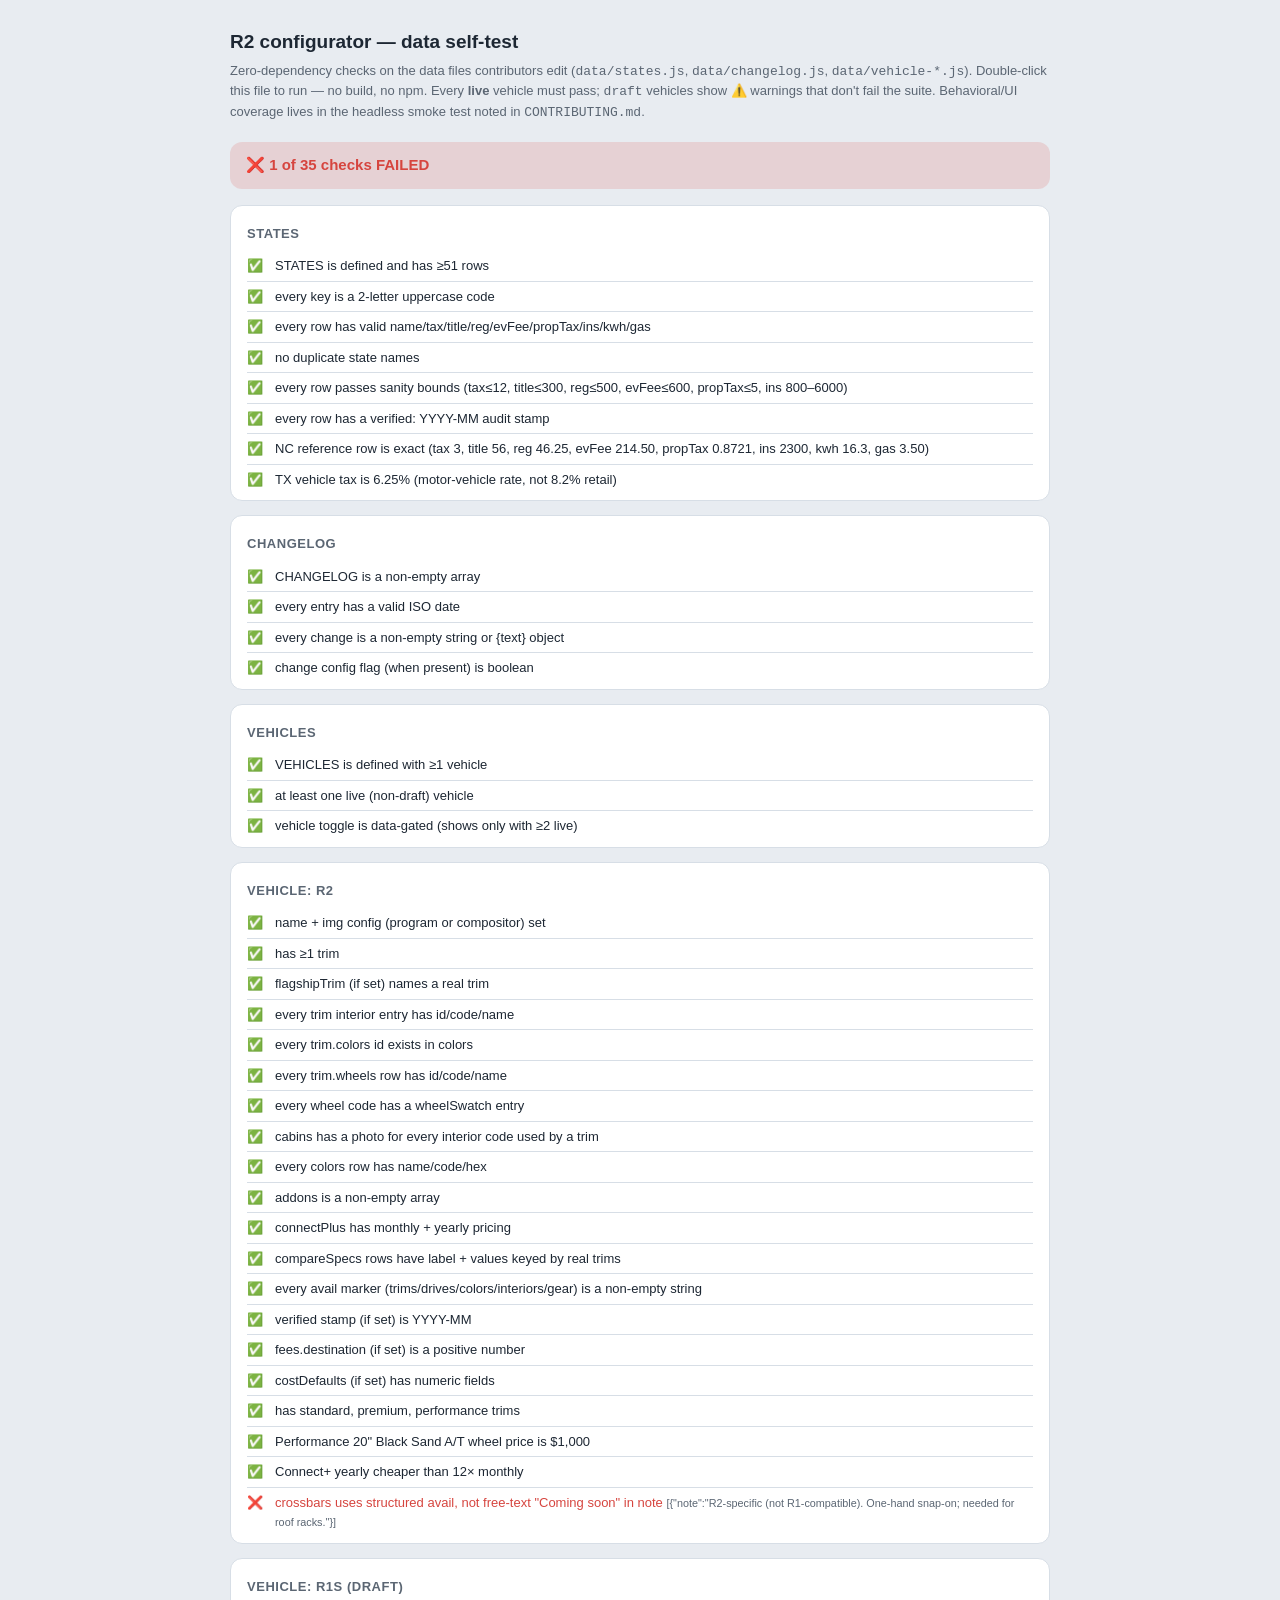
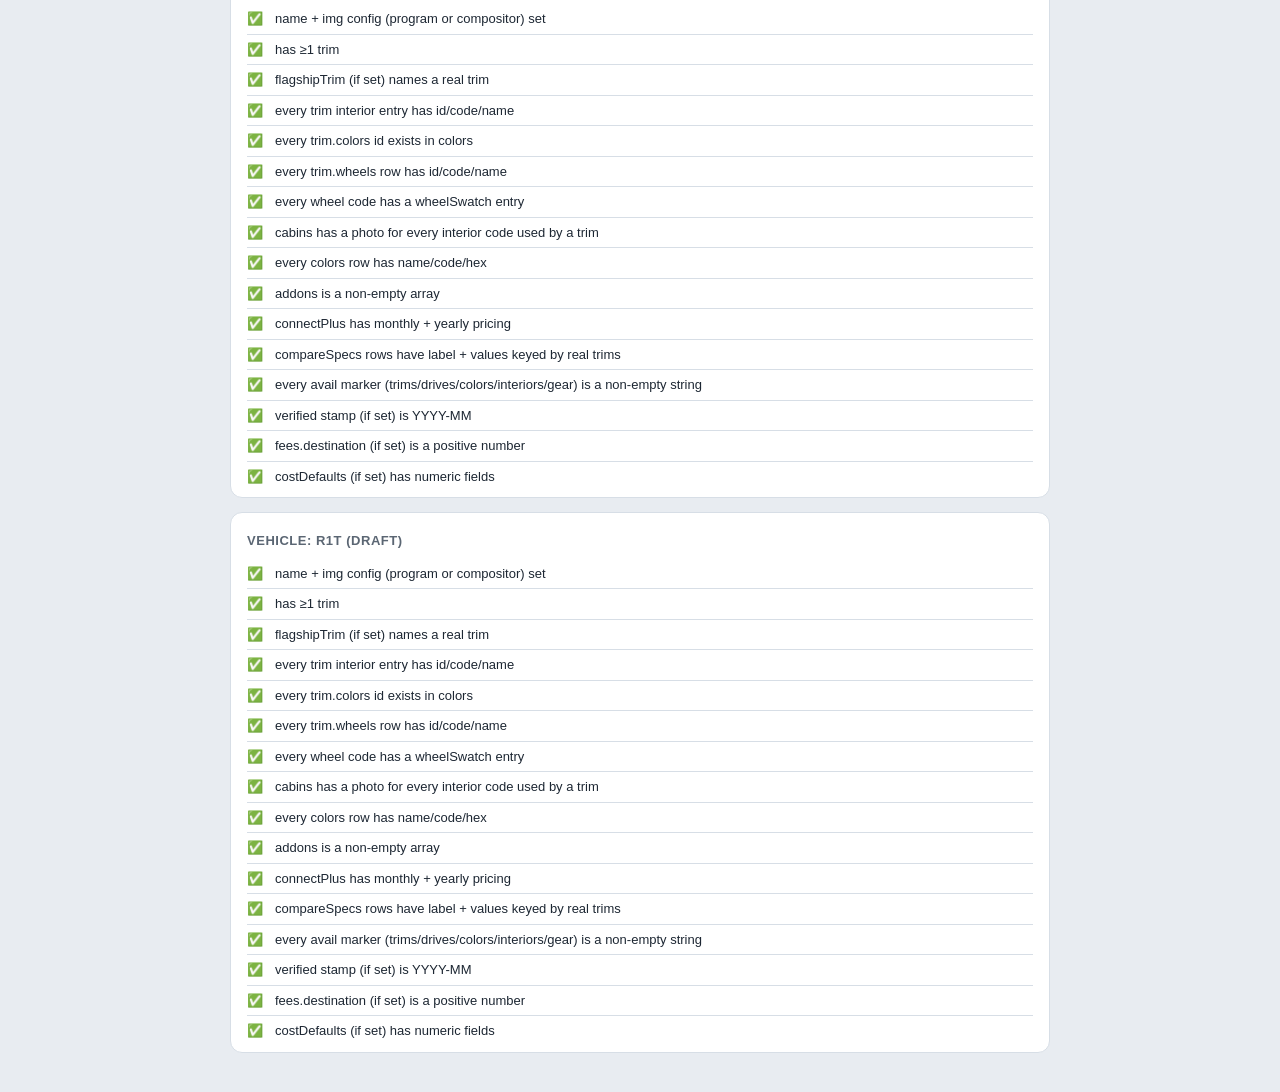
<file: tests/selftest.html>
<!doctype html>
<html lang="en">
<head>
<meta charset="utf-8">
<meta name="viewport" content="width=device-width, initial-scale=1">
<title>R2 configurator — data self-test</title>
<style>
  :root{--bg:#e8ecf1;--panel:#fff;--ink:#1d2733;--muted:#5b6673;--line:#d7dee6;--good:#1f9d57;--bad:#d6453f;--r:12px}
  @media (prefers-color-scheme:dark){:root{--bg:#0e1319;--panel:#161c24;--ink:#e6ecf2;--muted:#9aa7b4;--line:#2a333e;--good:#3cc274;--bad:#e8635d}}
  *{box-sizing:border-box}
  body{margin:0;background:var(--bg);color:var(--ink);font:14px/1.5 -apple-system,BlinkMacSystemFont,"Segoe UI",Roboto,Helvetica,Arial,sans-serif;padding:28px}
  .wrap{max-width:820px;margin:0 auto}
  h1{font-size:19px;margin:0 0 4px}
  .sub{color:var(--muted);font-size:13px;margin:0 0 20px}
  #summary{font-weight:700;font-size:15px;padding:12px 16px;border-radius:var(--r);margin-bottom:16px}
  #summary.ok{background:color-mix(in srgb,var(--good) 16%,transparent);color:var(--good)}
  #summary.bad{background:color-mix(in srgb,var(--bad) 16%,transparent);color:var(--bad)}
  .grp{background:var(--panel);border:1px solid var(--line);border-radius:var(--r);padding:6px 16px;margin-bottom:14px}
  .grp h2{font-size:13px;text-transform:uppercase;letter-spacing:.04em;color:var(--muted);margin:12px 0 8px}
  .row{display:flex;gap:10px;padding:5px 0;border-top:1px solid var(--line);font-size:13px}
  .row:first-of-type{border-top:none}
  .ic{flex:0 0 18px}
  .row.f .msg{color:var(--bad)}
  .msg small{color:var(--muted)}
</style>
</head>
<body>
<div class="wrap">
  <h1>R2 configurator — data self-test</h1>
  <p class="sub">Zero-dependency checks on the data files contributors edit (<code>data/states.js</code>, <code>data/changelog.js</code>, <code>data/vehicle-*.js</code>). Double-click this file to run — no build, no npm. Every <b>live</b> vehicle must pass; <code>draft</code> vehicles show ⚠️ warnings that don't fail the suite. Behavioral/UI coverage lives in the headless smoke test noted in <code>CONTRIBUTING.md</code>.</p>
  <div id="summary">Running…</div>
  <div id="out"></div>
</div>

<!-- Load the real data files as classic scripts (same as the app does) -->
<script src="../data/vehicle-r2.js"></script>
<script src="../data/vehicle-r1s.js"></script>
<script src="../data/vehicle-r1t.js"></script>
<script src="../data/states.js"></script>
<script src="../data/changelog.js"></script>
<script>
(function(){
  var out=document.getElementById('out'), sum=document.getElementById('summary');
  var groups={}, pass=0, fail=0;
  function grp(name){ if(!groups[name]){ var d=document.createElement('div'); d.className='grp';
    var h=document.createElement('h2'); h.textContent=name; d.appendChild(h); out.appendChild(d); groups[name]=d; } return groups[name]; }
  function t(group, name, cond, detail){
    var okv=!!cond; okv?pass++:fail++;
    var r=document.createElement('div'); r.className='row'+(okv?'':' f');
    r.innerHTML='<span class="ic">'+(okv?'✅':'❌')+'</span><span class="msg">'+name+(detail&&!okv?' <small>['+detail+']</small>':'')+'</span>';
    grp(group).appendChild(r);
  }
  var isNum=function(x){return typeof x==='number'&&isFinite(x);};
  /* per-vehicle assert: draft vehicles surface failures as ⚠️ warnings that don't fail the suite */
  function tv(group,name,cond,detail,isDraft){
    if(!isDraft) return t(group,name,cond,detail);
    var okv=!!cond; var r=document.createElement('div'); r.className='row';
    r.innerHTML='<span class="ic">'+(okv?'✅':'⚠️')+'</span><span class="msg">'+name+(detail&&!okv?' <small>['+detail+' — draft, not counted]</small>':'')+'</span>';
    grp(group).appendChild(r);
  }

  /* ---------- STATES (the crowdsourced PR surface) ---------- */
  try{
    var codes=Object.keys(STATES);
    t('States','STATES is defined and has ≥51 rows', typeof STATES==='object'&&codes.length>=51, codes.length+' rows');
    var badKey=codes.filter(function(c){return !/^[A-Z]{2}$/.test(c);});
    t('States','every key is a 2-letter uppercase code', badKey.length===0, badKey.join(','));
    var seenNames={}, dupes=[];
    var fieldFail=[];
    codes.forEach(function(c){
      var r=STATES[c]||{};
      var okFields = typeof r.name==='string'&&r.name.length>0 &&
        isNum(r.tax)&&r.tax>=0&&r.tax<=15 && isNum(r.title)&&r.title>=0 &&
        isNum(r.reg)&&r.reg>=0 && isNum(r.evFee)&&r.evFee>=0 &&
        isNum(r.propTax)&&r.propTax>=0 && isNum(r.ins)&&r.ins>0 &&
        isNum(r.kwh)&&r.kwh>=8&&r.kwh<=50 && isNum(r.gas)&&r.gas>=2&&r.gas<=7;
      if(!okFields) fieldFail.push(c);
      if(r.name){ if(seenNames[r.name]) dupes.push(r.name); seenNames[r.name]=1; }
    });
    t('States','every row has valid name/tax/title/reg/evFee/propTax/ins/kwh/gas', fieldFail.length===0, 'bad: '+fieldFail.join(','));
    t('States','no duplicate state names', dupes.length===0, dupes.join(','));
    /* cross-field sanity bounds — catch transposed digits from audits or drive-by PRs */
    var boundFail=codes.filter(function(c){var r=STATES[c]||{};
      return !(r.tax<=12 && r.title<=300 && r.reg<=500 && r.evFee<=600 && r.propTax<=5 && r.ins>=800 && r.ins<=6000);});
    t('States','every row passes sanity bounds (tax≤12, title≤300, reg≤500, evFee≤600, propTax≤5, ins 800–6000)', boundFail.length===0, 'bad: '+boundFail.join(','));
    var badVerified=codes.filter(function(c){return !/^\d{4}-(0[1-9]|1[0-2])$/.test((STATES[c]||{}).verified||'');});
    t('States','every row has a verified: YYYY-MM audit stamp', badVerified.length===0, 'bad: '+badVerified.join(','));
    var nc=STATES.NC||{};
    var ncOk = nc.tax===3 && nc.title===56 && nc.reg===46.25 && nc.evFee===214.50 && nc.propTax===0.8721 && nc.ins===2300 && nc.kwh===16.3 && nc.gas===3.50;
    t('States','NC reference row is exact (tax 3, title 56, reg 46.25, evFee 214.50, propTax 0.8721, ins 2300, kwh 16.3, gas 3.50)', ncOk, JSON.stringify(nc));
    var tx=STATES.TX||{};
    t('States','TX vehicle tax is 6.25% (motor-vehicle rate, not 8.2% retail)', tx.tax===6.25, JSON.stringify(tx));
  }catch(e){ t('States','STATES loaded without error', false, String(e)); }

  /* ---------- CHANGELOG ---------- */
  try{
    t('Changelog','CHANGELOG is a non-empty array', Array.isArray(CHANGELOG)&&CHANGELOG.length>=1, (CHANGELOG||[]).length+' entries');
    var badDate=[], badChanges=[], badBadge=[];
    var okChange=function(c){
      if(typeof c==='string') return !!c.trim();
      if(c&&typeof c==='object') return typeof c.text==='string'&&!!c.text.trim()&&(!('config' in c)||typeof c.config==='boolean');
      return false;
    };
    (CHANGELOG||[]).forEach(function(en,i){
      if(!/^\d{4}-\d{2}-\d{2}$/.test(en.date)||isNaN(new Date(en.date).getTime())) badDate.push(i);
      if(!Array.isArray(en.changes)||en.changes.length===0||en.changes.some(function(c){return !okChange(c);})) badChanges.push(i);
      if(en.changes&&en.changes.some(function(c){return c&&typeof c==='object'&&'config' in c&&typeof c.config!=='boolean';})) badBadge.push(i);
    });
    t('Changelog','every entry has a valid ISO date', badDate.length===0, 'idx '+badDate.join(','));
    t('Changelog','every change is a non-empty string or {text} object', badChanges.length===0, 'idx '+badChanges.join(','));
    t('Changelog','change config flag (when present) is boolean', badBadge.length===0, 'idx '+badBadge.join(','));
  }catch(e){ t('Changelog','CHANGELOG loaded without error', false, String(e)); }

  /* ---------- VEHICLES (per-vehicle datasets: data/vehicle-*.js) ---------- */
  try{
    t('Vehicles','VEHICLES is defined with ≥1 vehicle', typeof VEHICLES==='object'&&Object.keys(VEHICLES).length>=1, Object.keys(VEHICLES||{}).join(','));
    var liveIds=Object.keys(VEHICLES||{}).filter(function(id){return !VEHICLES[id].draft;});
    t('Vehicles','at least one live (non-draft) vehicle', liveIds.length>=1, liveIds.length+' live: '+liveIds.join(','));
    t('Vehicles','vehicle toggle is data-gated (shows only with ≥2 live)', true, liveIds.length>=2?'toggle visible':'single vehicle → hidden');

    Object.keys(VEHICLES||{}).forEach(function(id){
      var V=VEHICLES[id], dft=!!V.draft, G='Vehicle: '+id+(dft?' (draft)':'');
      var TR=V.trims||{}, COL=V.colors||{}, CAB=V.cabins||{}, ADD=V.addons||[], CP=V.connectPlus||{}, ACC=V.accessories||[], SW=V.wheelSwatch||{};
      var trimKeys=Object.keys(TR);
      tv(G,'name + img config (program or compositor) set', typeof V.name==='string'&&!!V.name&&V.img&&((typeof V.img.program==='string'&&!!V.img.program)||(typeof V.img.compositor==='string'&&!!V.img.compositor)), JSON.stringify({name:V.name,program:V.img&&V.img.program,compositor:V.img&&V.img.compositor}), dft);
      tv(G,'has ≥1 trim', trimKeys.length>=1, trimKeys.join(','), dft);
      tv(G,'flagshipTrim (if set) names a real trim', !V.flagshipTrim||!!TR[V.flagshipTrim], String(V.flagshipTrim), dft);
      var intMissing=[], colorMissing=[], wheelMissing=[], swatchMissing=[], usedInt={};
      trimKeys.forEach(function(k){
        var tr=TR[k]||{};
        (tr.interior||[]).forEach(function(io){ if(!io.id||!io.code||!io.name) intMissing.push(k+':'+(io.id||'?')); if(io.code) usedInt[io.code]=1; });
        (tr.colors||[]).forEach(function(cid){ if(!COL[cid]) colorMissing.push(k+':'+cid); });
        (tr.wheels||[]).forEach(function(w){ if(!w.id||!w.code||!w.name) wheelMissing.push(k+':'+(w.id||'?')); if(w.code&&!SW[w.code]) swatchMissing.push(k+':'+w.code); });
      });
      tv(G,'every trim interior entry has id/code/name', intMissing.length===0, intMissing.join(','), dft);
      tv(G,'every trim.colors id exists in colors', colorMissing.length===0, colorMissing.join(','), dft);
      tv(G,'every trim.wheels row has id/code/name', wheelMissing.length===0, wheelMissing.join(','), dft);
      tv(G,'every wheel code has a wheelSwatch entry', swatchMissing.length===0, swatchMissing.join(','), dft);
      var cabinMissing=[]; Object.keys(usedInt).forEach(function(code){ if(!CAB[code]) cabinMissing.push(code); });
      tv(G,'cabins has a photo for every interior code used by a trim', cabinMissing.length===0, 'missing '+cabinMissing.join(','), dft);
      var colorBad=Object.keys(COL).filter(function(k){var c=COL[k];return !c.name||!c.code||!/^#/.test(c.hex||'');});
      tv(G,'every colors row has name/code/hex', colorBad.length===0, colorBad.join(','), dft);
      tv(G,'addons is a non-empty array', Array.isArray(ADD)&&ADD.length>=1, ADD.length+'', dft);
      var plans=CP.plans||{}, yearly=plans.yearly||{}, monthly=plans.monthly||{};
      tv(G,'connectPlus has monthly + yearly pricing', isNum(monthly.price)&&monthly.price>0&&isNum(yearly.price)&&yearly.price>0, JSON.stringify({m:monthly.price,y:yearly.price}), dft);
      var specBad=[];
      (V.compareSpecs||[]).forEach(function(r){ if(!r.label||!r.values){specBad.push('shape');return;} Object.keys(r.values).forEach(function(k){ if(!TR[k]) specBad.push(r.label+':'+k); }); });
      tv(G,'compareSpecs rows have label + values keyed by real trims', specBad.length===0, specBad.join(','), dft);
      var availBad=[];
      function chkAvail(where,av){ if(av!==undefined && (typeof av!=='string'||!av.trim())) availBad.push(where); }
      trimKeys.forEach(function(k){ var tr=TR[k]||{}; chkAvail('trim '+k,tr.avail); (tr.drives||[]).forEach(function(d){chkAvail('drive '+k+':'+d.id,d.avail);}); (tr.interior||[]).forEach(function(io){chkAvail('int '+k+':'+io.id,io.avail);}); });
      Object.keys(COL).forEach(function(cid){ chkAvail('color '+cid, COL[cid].avail); });
      ACC.forEach(function(g){ (g.items||[]).forEach(function(a){ chkAvail('gear '+a.id,a.avail); }); });
      tv(G,'every avail marker (trims/drives/colors/interiors/gear) is a non-empty string', availBad.length===0, availBad.join(','), dft);
      tv(G,'verified stamp (if set) is YYYY-MM', !V.verified||/^\d{4}-(0[1-9]|1[0-2])$/.test(V.verified), String(V.verified), dft);
      tv(G,'fees.destination (if set) is a positive number', !V.fees||V.fees.destination===undefined||(isNum(V.fees.destination)&&V.fees.destination>0), JSON.stringify(V.fees), dft);
      var cd=V.costDefaults,cdBad=[];
      if(cd)['down','apr','term','lease','leasedown','leaseterm'].forEach(function(k){ if(cd[k]!==undefined&&!isNum(cd[k])) cdBad.push(k); });
      tv(G,'costDefaults (if set) has numeric fields', cdBad.length===0, cdBad.join(','), dft);
    });

    /* R2-specific value checks (the reference dataset) */
    if(VEHICLES.r2 && !VEHICLES.r2.draft){
      var r2=VEHICLES.r2, R2T=r2.trims||{};
      t('Vehicle: r2','has standard, premium, performance trims', ['standard','premium','performance'].every(function(k){return R2T[k];}), Object.keys(R2T).join(','));
      var blackSand=((R2T.performance||{}).wheels||[]).filter(function(w){return w.id==='20at'&&w.code==='20AT';})[0]||{};
      t('Vehicle: r2','Performance 20" Black Sand A/T wheel price is $1,000', blackSand.price===1000, JSON.stringify(blackSand));
      t('Vehicle: r2','Connect+ yearly cheaper than 12× monthly', (((r2.connectPlus||{}).plans||{}).yearly||{}).price < ((((r2.connectPlus||{}).plans||{}).monthly||{}).price*12), '');
      var cross=[]; (r2.accessories||[]).forEach(function(g){(g.items||[]).forEach(function(a){if(a.id==='crossbars')cross.push(a);});});
      var cb=cross[0]||{};
      t('Vehicle: r2','crossbars uses structured avail, not free-text "Coming soon" in note', cb.avail==='Coming soon' && !/coming soon/i.test(cb.note||''), JSON.stringify({avail:cb.avail,note:cb.note}));
    }
  }catch(e){ t('Vehicles','vehicle data loaded without error', false, String(e)); }

  var total=pass+fail;
  sum.className = fail? 'bad':'ok';
  sum.textContent = (fail? ('❌ '+fail+' of '+total+' checks FAILED') : ('✅ all '+total+' checks passed'));
  document.title = (fail?'FAIL ':'PASS ')+document.title;
})();
</script>
</body>
</html>
</file>
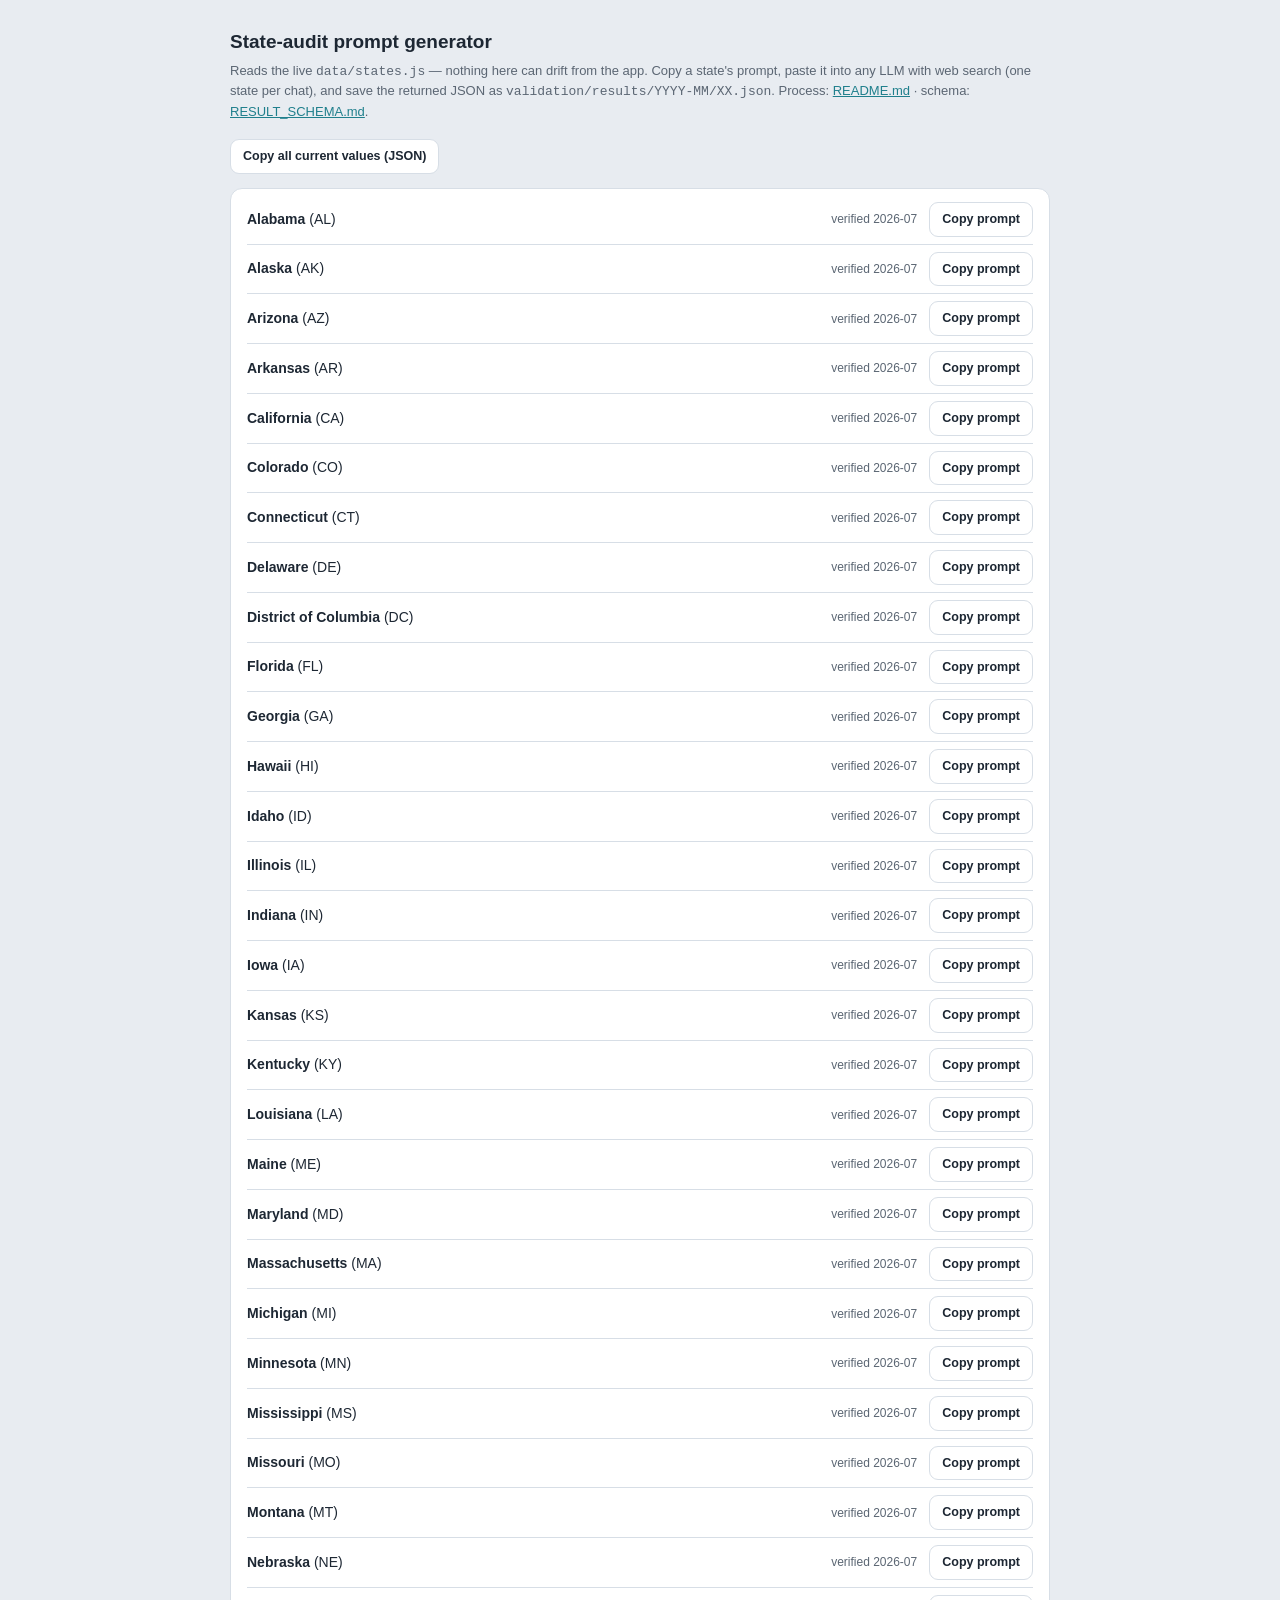
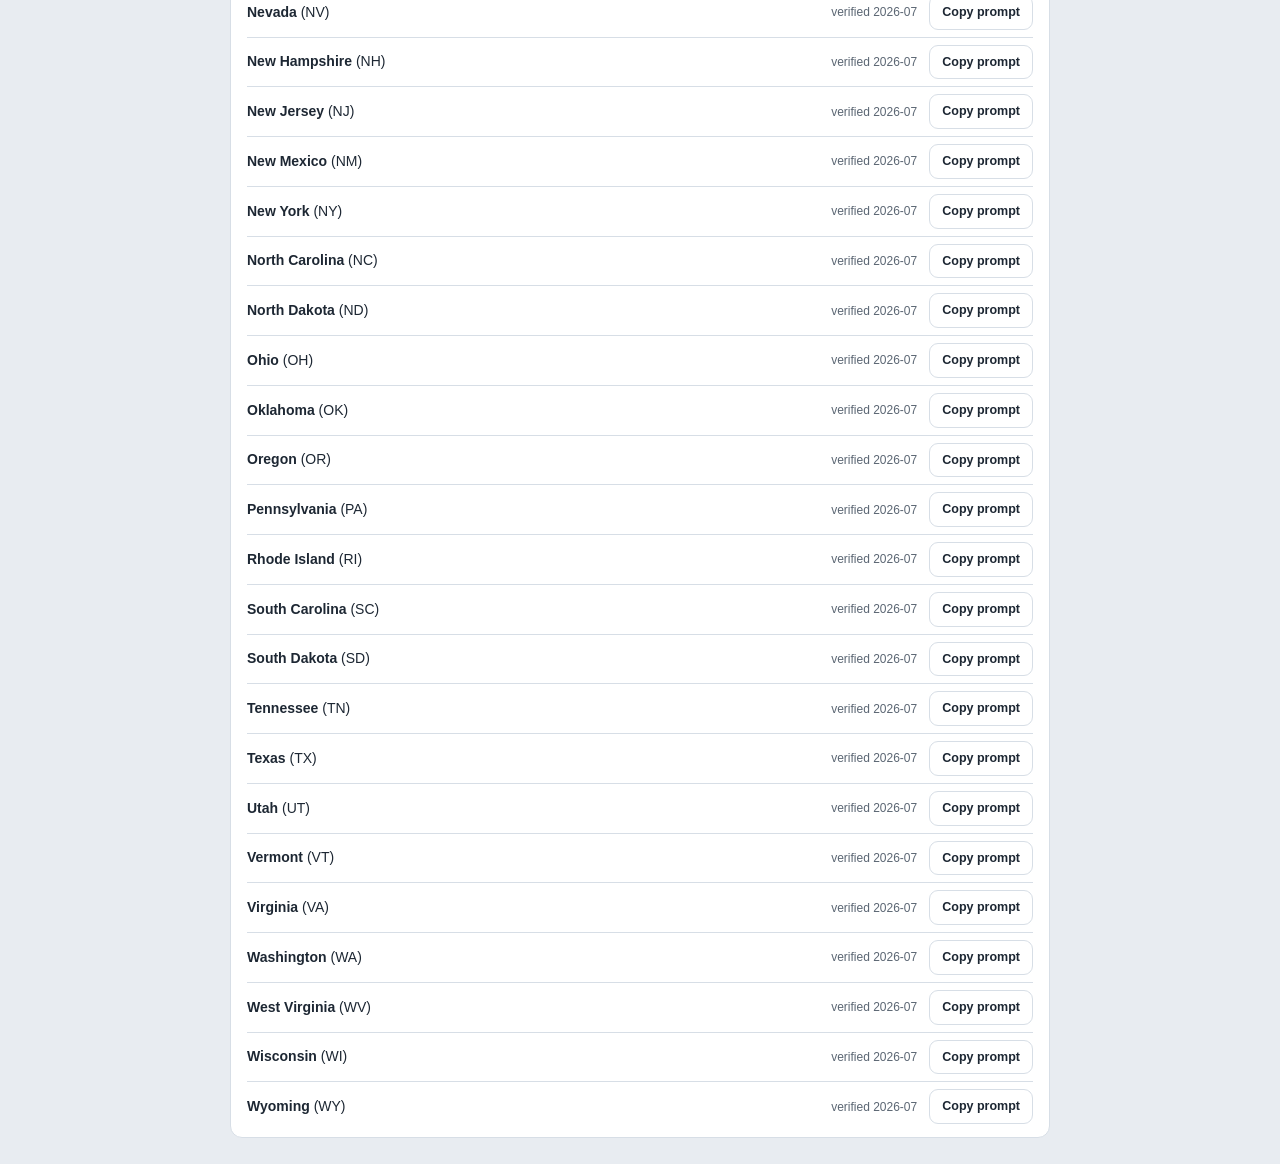
<file: validation/export.html>
<!doctype html>
<html lang="en">
<head>
<meta charset="utf-8">
<meta name="viewport" content="width=device-width, initial-scale=1">
<title>R2 configurator — state-audit prompt generator</title>
<style>
  :root{--bg:#e8ecf1;--panel:#fff;--ink:#1d2733;--muted:#5b6673;--line:#d7dee6;--sel:#1f7f8c;--good:#1f9d57;--r:12px}
  @media (prefers-color-scheme:dark){:root{--bg:#0e1319;--panel:#161c24;--ink:#e6ecf2;--muted:#9aa7b4;--line:#2a333e;--sel:#3fb2c0;--good:#3cc274}}
  *{box-sizing:border-box}
  body{margin:0;background:var(--bg);color:var(--ink);font:14px/1.5 -apple-system,BlinkMacSystemFont,"Segoe UI",Roboto,Helvetica,Arial,sans-serif;padding:28px}
  .wrap{max-width:820px;margin:0 auto}
  h1{font-size:19px;margin:0 0 4px}
  .sub{color:var(--muted);font-size:13px;margin:0 0 18px}
  .sub a{color:var(--sel)}
  .toolbar{margin:0 0 14px}
  button{font:inherit;font-size:12.5px;font-weight:600;color:var(--ink);background:var(--panel);border:1px solid var(--line);border-radius:9px;padding:7px 12px;cursor:pointer}
  button:hover{border-color:var(--sel)}
  button.ok{color:var(--good);border-color:var(--good)}
  .grid{background:var(--panel);border:1px solid var(--line);border-radius:var(--r);padding:6px 16px}
  .row{display:flex;align-items:center;gap:12px;padding:7px 0;border-top:1px solid var(--line)}
  .row:first-of-type{border-top:none}
  .row .nm{flex:1}
  .row .vr{color:var(--muted);font-size:12px}
</style>
</head>
<body>
<div class="wrap">
  <h1>State-audit prompt generator</h1>
  <p class="sub">Reads the live <code>data/states.js</code> — nothing here can drift from the app.
  Copy a state's prompt, paste it into any LLM with web search (one state per chat), and save the
  returned JSON as <code>validation/results/YYYY-MM/XX.json</code>. Process: <a href="README.md">README.md</a> ·
  schema: <a href="RESULT_SCHEMA.md">RESULT_SCHEMA.md</a>.</p>
  <div class="toolbar"><button id="copyAll">Copy all current values (JSON)</button></div>
  <div class="grid" id="list"></div>
</div>

<!-- KEEP IN SYNC with INSTRUCTIONS.md (the canonical playbook) -->
<script type="text/plain" id="playbook">
## Audit playbook

Work through the fields in order, follow the source hierarchy exactly, and report — never guess, never edit files. Your entire output is one JSON object (skeleton below).

Vehicle assumptions (for weight- or price-tiered fees): Rivian R2, MY 2026-27, electric SUV, curb weight class 4,500-5,500 lb (use the tier containing ~5,000 lb), $55,000 MSRP class.

Fields, source order, and match tolerances (stop at the first authoritative source; cite its URL):

1. tax — upfront purchase tax, % of (price + destination − trade-in).
   FIRST check whether the state uses a special motor-vehicle rate instead of its ordinary sales tax. Known specials: NC 3% Highway Use Tax · GA ~7% TAVT (one-time, replaces sales tax) · TX flat 6.25% motor-vehicle sales tax (no local add-on) · VA motor-vehicle SUT (not the combined sales rate) · OK 4.5% combined (1.25% sales + 3.25% excise) · NM 4% MVET · ND 5% excise · SD 4% excise · MS 5% vehicle rate · MN flat MVST (local-exempt) · OR 0.5% dealer privilege tax · SC IMF capped at $500 (≈1% at $50k — verify the cap, not a rate) · DE 4.25% doc fee (no sales tax) · DC weight-tiered excise · MT/NH no sales tax. Verify specials against the state DOR/DMV motor-vehicle page. Otherwise use Tax Foundation's latest "State and Local Sales Tax Rates" table, COMBINED state + average local rate. Tolerance ±0.25 percentage points.

2. title — one-time title fee ($). State DMV/DOT fee schedule. Tolerance ±$5.

3. reg — annual registration base fee ($), flat/base portion only (value-based components belong in propTax). For weight-tiered states (MD, ND, SD, DC, …) use the 4,500-5,500 lb passenger tier. If billed biennially, annualize (÷2). Tolerance ±$5.

4. evFee — annual EV surcharge ($). State DMV or statute, cross-checked against NCSL's EV-fee tracker and AFDC (afdc.energy.gov/laws/state). If the fee is indexed/scheduled to change, note it. Tolerance ±$5.

5. propTax — annual value-based vehicle tax, per $100 of retail value. State/county DOR. Also absorbs value-based state taxes that decline with the car's value (AZ VLT, NV GST, CO SOT, NE Motor-Vehicle Tax, value-based registration in MN/IA/MI). Conversion when the source quotes mills on an assessed value: per_$100 = (mill_rate ÷ 10) × assessment_ratio. Example — AZ VLT: $2.80 per $100 assessed, assessed = 60% of MSRP → 2.80 × 0.60 = 1.68 per $100 retail. Counties vary; a statewide typical value is acceptable (note the spread). 0 means no such tax — verify absence, don't assume it. Tolerance ±0.1.

6. ins — average annual full-coverage insurance ($). A named 2025-26 survey (Bankrate, NerdWallet, Insurance.com). Softest field. Tolerance ±20%.

7. kwh — average residential electricity rate (¢/kWh). EIA Electric Power Monthly, Table 5.6.A, residential column, latest month. Tolerance ±1¢.

8. gas — average regular gasoline price ($/gal). AAA state averages (gasprices.aaa.com/state-gas-price-averages/); fall back to EIA weekly retail if unreachable (note it). Record the read date. Tolerance ±$0.25.

Hard rules:
1. Verdict per field: "match" (within tolerance), "mismatch" (outside it), or "unverifiable" (no authoritative source found). Report "unverifiable" rather than guessing.
2. Every found value MUST carry a source_url that is a government page or a named survey/tracker (Tax Foundation, NCSL, AFDC, EIA, AAA, Bankrate, NerdWallet). Blogs, forums, and AI summaries do not count.
3. confidence: "high" = primary government source · "medium" = named tracker/survey · "low" = single indirect source (explain in note).
4. Do the arithmetic shown above; do not invent your own conversions. If a conversion is ambiguous, mark "unverifiable" and explain.
5. Output ONLY the completed JSON object — no prose before or after. Set "found": null when unverifiable.
</script>

<script src="../data/states.js"></script>
<script>
(function(){
  var FIELDS=['tax','title','reg','evFee','propTax','ins','kwh','gas'];
  var playbook=document.getElementById('playbook').textContent.trim();
  var now=new Date(),ym=now.getFullYear()+'-'+String(now.getMonth()+1).padStart(2,'0');

  function skeleton(row){
    var f=FIELDS.map(function(k){
      return '    "'+k+'": { "current": '+JSON.stringify(row[k])+', "found": null, "source_url": "", "source_date": "", "confidence": "", "verdict": "", "note": "" }';
    }).join(',\n');
    return '{\n  "state": "{CODE}",\n  "audited": "'+ym+'",\n  "auditor_model": "",\n  "fields": {\n'+f+'\n  }\n}';
  }
  function currentRow(code){
    var r=STATES[code],o={};FIELDS.forEach(function(k){o[k]=r[k];});return o;
  }
  function prompt(code){
    var r=STATES[code];
    return 'You are auditing one row of per-state data for an open-source Rivian R2 cost calculator.\n\n'
      +'STATE UNDER AUDIT: '+r.name+' ('+code+')\n'
      +'CURRENT VALUES: '+JSON.stringify(currentRow(code))+'\n'
      +'LAST AUDITED: '+(r.verified||'unknown')+'\n\n'
      +playbook+'\n\n'
      +'Return ONLY this JSON, completed:\n'
      +skeleton(r).replace('{CODE}',code);
  }
  function copy(txt,btn){
    function ok(){btn.classList.add('ok');var t=btn.textContent;btn.textContent='Copied ✓';
      setTimeout(function(){btn.classList.remove('ok');btn.textContent=t;},1800);}
    if(navigator.clipboard&&navigator.clipboard.writeText){navigator.clipboard.writeText(txt).then(ok);}
    else{var ta=document.createElement('textarea');ta.value=txt;document.body.appendChild(ta);ta.select();document.execCommand('copy');document.body.removeChild(ta);ok();}
  }

  var list=document.getElementById('list');
  Object.keys(STATES).sort(function(a,b){return STATES[a].name<STATES[b].name?-1:1;}).forEach(function(code){
    var r=STATES[code];
    var row=document.createElement('div');row.className='row';
    row.innerHTML='<span class="nm"><b>'+r.name+'</b> ('+code+')</span><span class="vr">verified '+(r.verified||'—')+'</span>';
    var btn=document.createElement('button');btn.textContent='Copy prompt';
    btn.onclick=function(){copy(prompt(code),btn);};
    row.appendChild(btn);list.appendChild(row);
  });
  document.getElementById('copyAll').onclick=function(){
    var all={};Object.keys(STATES).forEach(function(c){all[c]=currentRow(c);});
    copy(JSON.stringify(all,null,1),document.getElementById('copyAll'));
  };
})();
</script>
</body>
</html>
</file>
